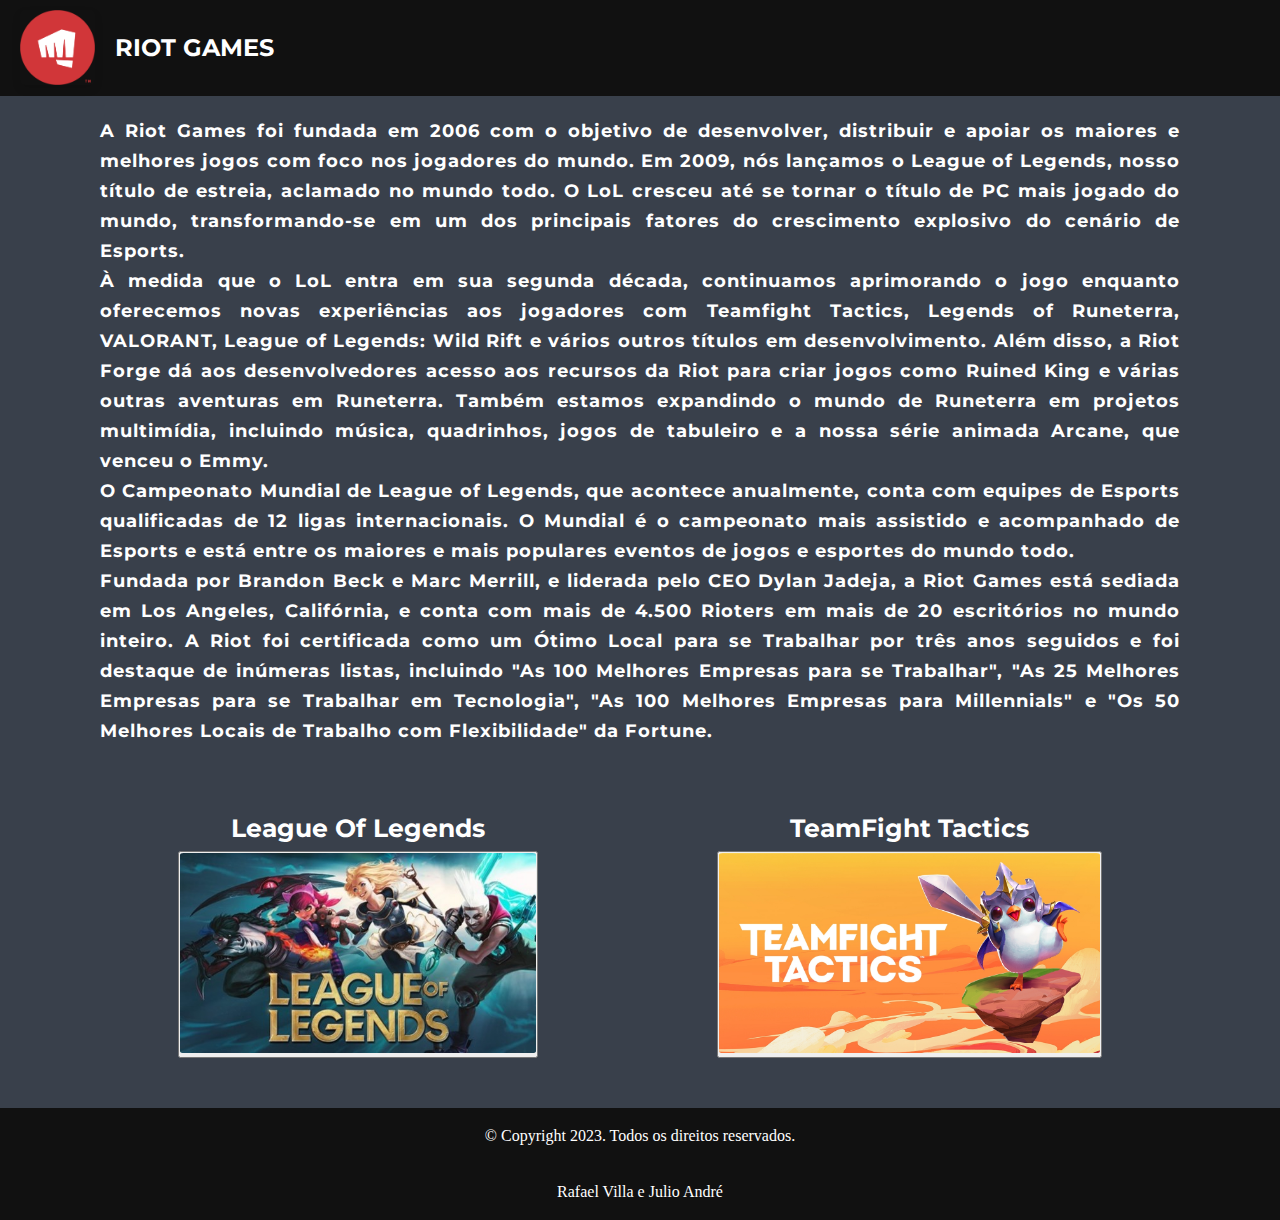
<file: index.html>
<!DOCTYPE html>
<html>
    <head>
        <meta charset="UTF-8"/>
        <title>Riot Games</title>
        <link href="CSS/Estilos.css" rel="stylesheet"/>
           
    </head>
    <body>
        <main>
            <header>
                <img src="Imagens/riot-games.png" class="logo">
                <h1 class="titulo-header">RIOT GAMES</h1>
            </header>
            <div class="texto-geral">   
            <p class="texto"> A Riot Games foi fundada em 2006 com o objetivo de desenvolver, distribuir e apoiar os maiores e melhores jogos com foco nos 
                jogadores do mundo. Em 2009, nós lançamos o League of Legends, nosso título de estreia, aclamado no mundo todo. O LoL cresceu 
                até se tornar o título de PC mais jogado do mundo, transformando-se em um dos principais fatores do crescimento explosivo do 
                cenário de Esports.
                <br>
                À medida que o LoL entra em sua segunda década, continuamos aprimorando o jogo enquanto oferecemos novas experiências aos 
                jogadores com Teamfight Tactics, Legends of Runeterra, VALORANT, League of Legends: Wild Rift e vários outros títulos em 
                desenvolvimento. Além disso, a Riot Forge dá aos desenvolvedores acesso aos recursos da Riot para criar jogos como Ruined 
                King e várias outras aventuras em Runeterra. Também estamos expandindo o mundo de Runeterra em projetos multimídia, incluindo 
                música, quadrinhos, jogos de tabuleiro e a nossa série animada Arcane, que venceu o Emmy.
                <br>
                O Campeonato Mundial de League of Legends, que acontece anualmente, conta com equipes de Esports qualificadas de 12 ligas 
                internacionais. O Mundial é o campeonato mais assistido e acompanhado de Esports e está entre os maiores e mais populares 
                eventos de jogos e esportes do mundo todo.
                <br>
                Fundada por Brandon Beck e Marc Merrill, e liderada pelo CEO Dylan Jadeja, a Riot Games está sediada em Los Angeles, Califórnia,
                 e conta com mais de 4.500 Rioters em mais de 20 escritórios no mundo inteiro. A Riot foi certificada como um Ótimo Local para 
                 se Trabalhar por três anos seguidos e foi destaque de inúmeras listas, incluindo "As 100 Melhores Empresas para se Trabalhar", 
                 "As 25 Melhores Empresas para se Trabalhar em Tecnologia", "As 100 Melhores Empresas para Millennials" e "Os 50 Melhores Locais
                  de Trabalho com Flexibilidade" da Fortune.</p>
                </div>
            <nav>
                <div class="primeiradiv">
                    <h1 class="botao" id="botao1"><a href="pagina2.html" class="ancora-texto">League Of Legends</a></h1>
                    <button id="botao1-img">
                        <a href="pagina2.html"><img src="Imagens/league-of-legends.jpg" title="League of Legends" alt="Not Avaible"></a>
                    </button>
                </div>
                <div class="primeiradiv">
                    <h1 class="botao" id="botao2"><a href="pagina3.html" class="ancora-texto">TeamFight Tactics</a></h1>
                    <button id="botao2-img">
                        <a href="pagina3.html"><img src="Imagens/TFT.jpg" title="TeamFight Tactics" alt="Not Avaible"></a>
                    </button>
                </div>                
            </nav>
        </main>
        <footer>
            <p class="texto-final">© Copyright 2023. Todos os direitos reservados.</p>
            <p class="texto-final">Rafael Villa e Julio André</p>
        </footer>
        <script src="JavaScript/codigos.js"></script> 
    </body>
</html>
</file>
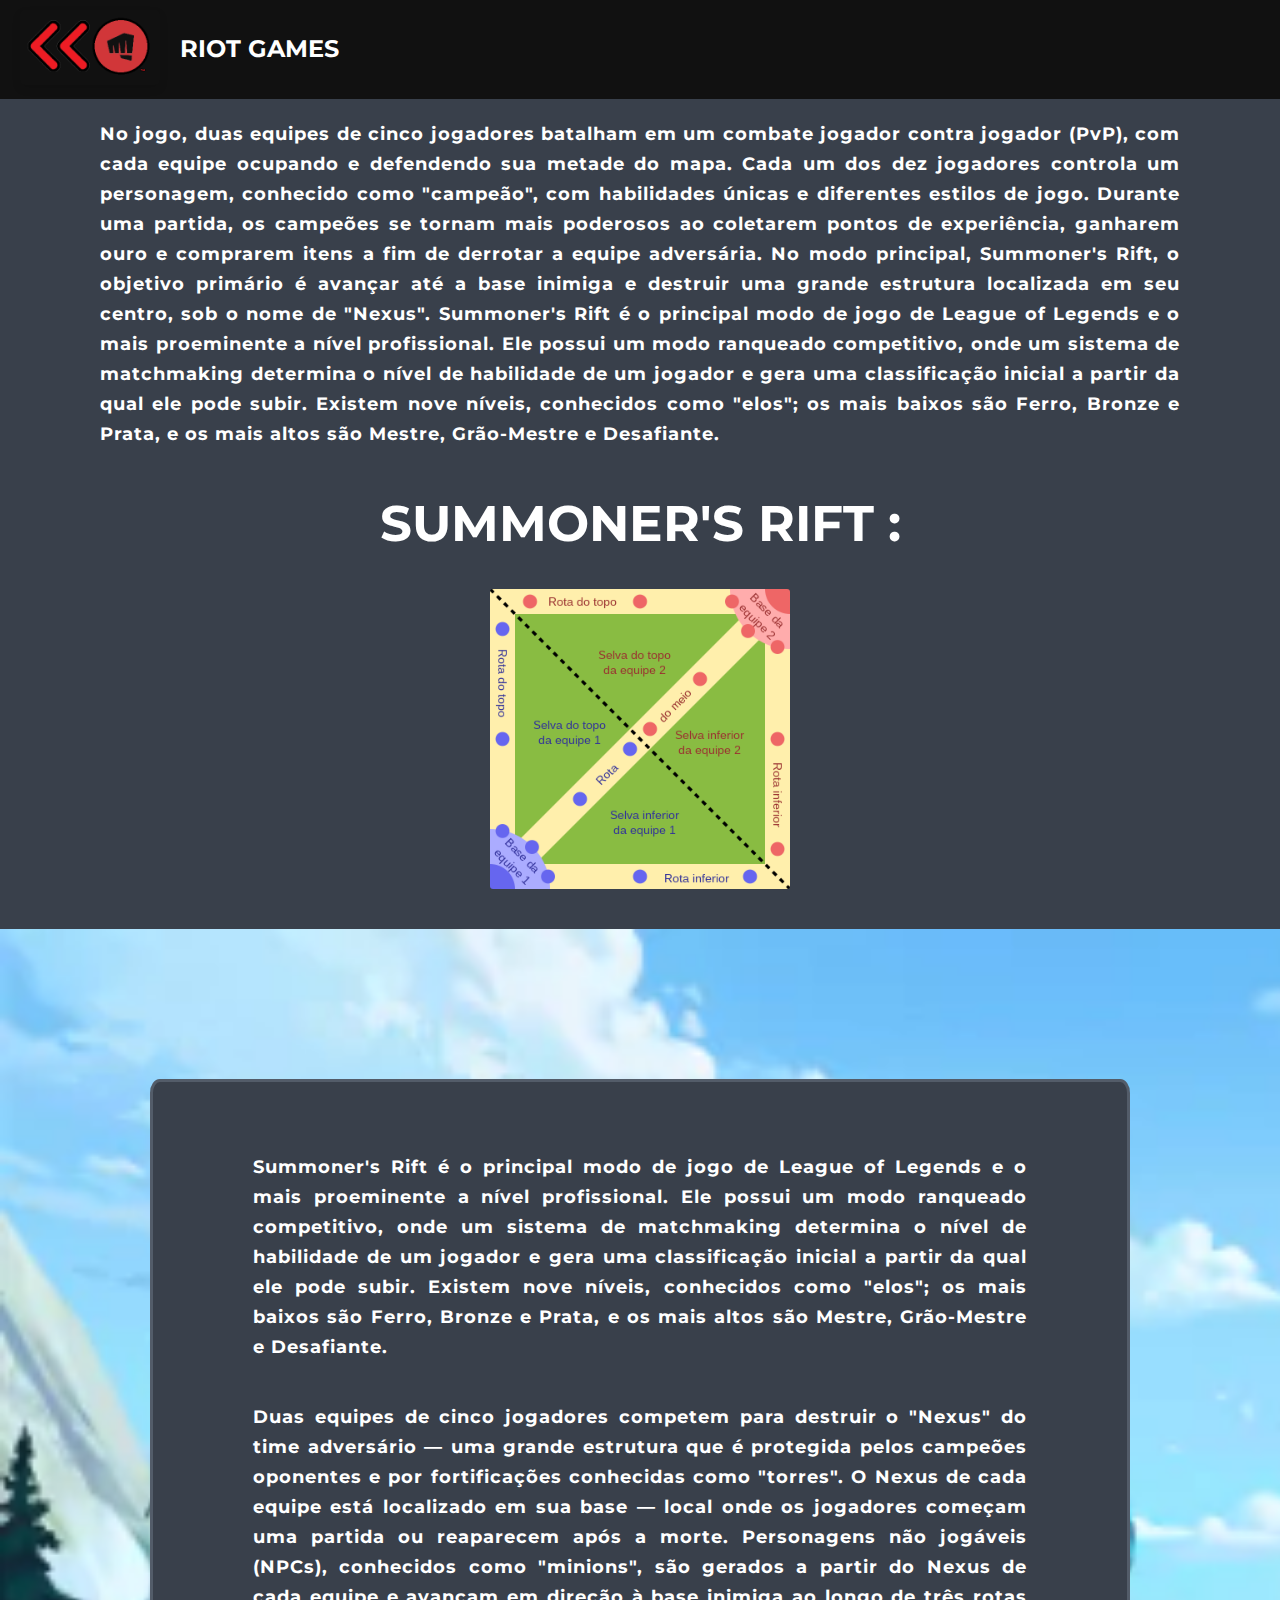
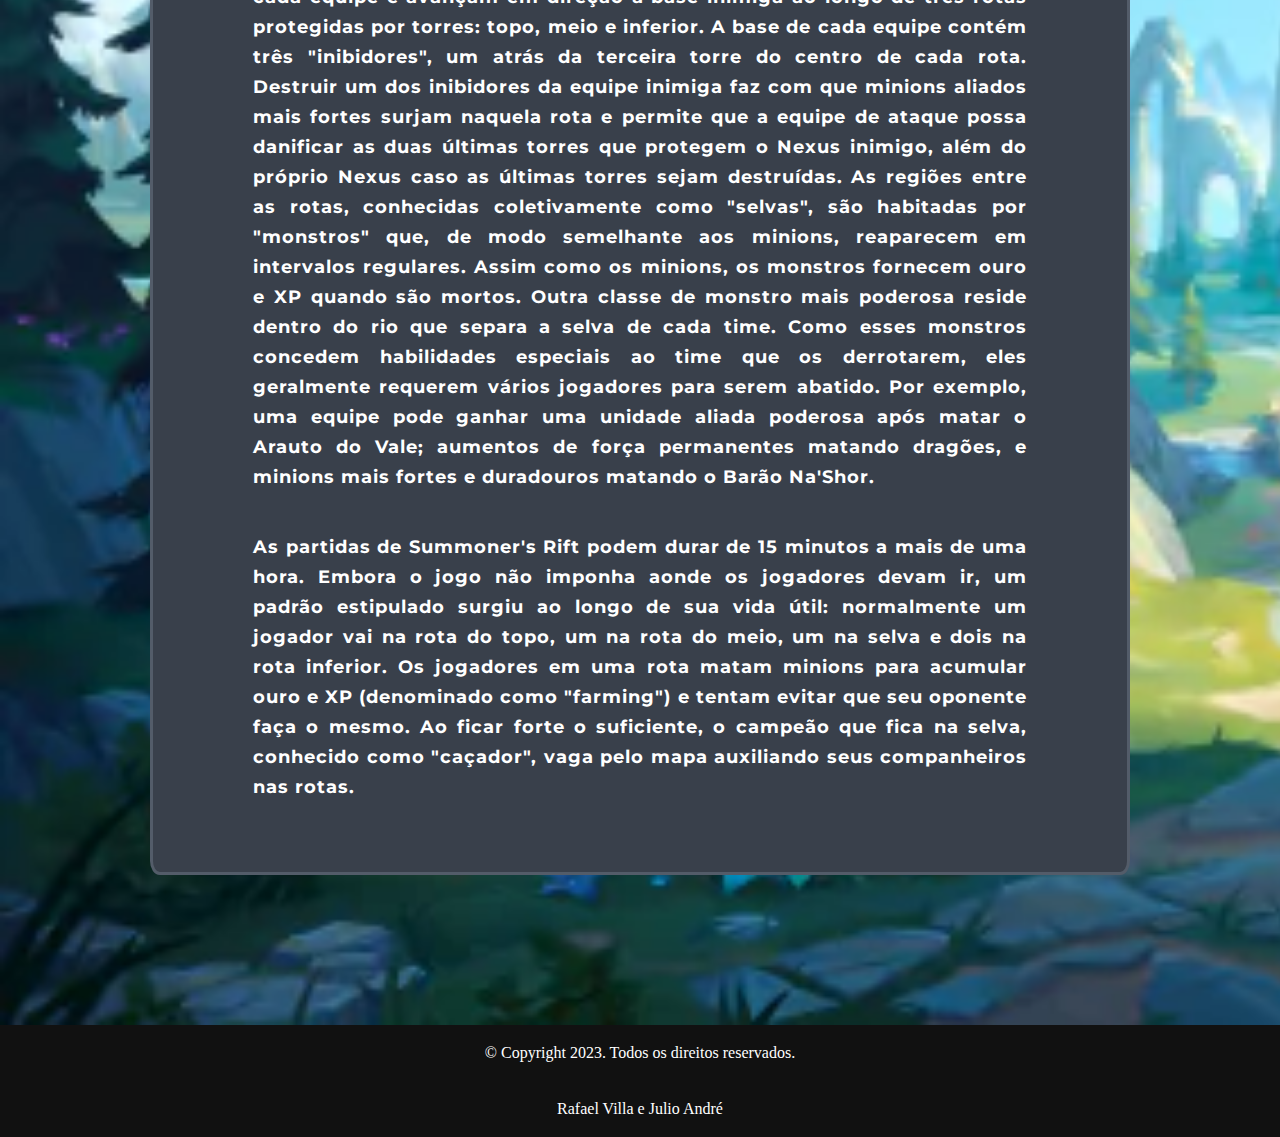
<file: pagina2.html>
<!DOCTYPE html>
<html>
    <head>
        <meta charset="UTF-8"/>
        <title>Riot | League of Legends</title>
        <link href="CSS/Estilos.css" rel="stylesheet" />
    </head>
    <body>
        <main>
            <header>
                <a href="index.html"><img src="Imagens/LogoRiotVoltar3.png" class="logo"></a>
                <h1 class="titulo-header">RIOT GAMES</h1>
            </header>
            <div class="texto-geral">
            <p class="texto">No jogo, duas equipes de cinco jogadores batalham em um combate jogador contra jogador (PvP), com cada equipe ocupando e defendendo sua metade do mapa. Cada um dos dez jogadores controla um personagem, conhecido como "campeão", com habilidades únicas e diferentes estilos de jogo. Durante uma partida, os campeões se tornam mais poderosos ao coletarem pontos de experiência, ganharem ouro e comprarem itens a fim de derrotar a equipe adversária. No modo principal, Summoner's Rift, o objetivo primário é avançar até a base inimiga e destruir uma grande estrutura localizada em seu centro, sob o nome de "Nexus".
            Summoner's Rift é o principal modo de jogo de League of Legends e o mais proeminente a nível profissional. Ele possui um modo ranqueado competitivo, onde um sistema de matchmaking determina o nível de habilidade de um jogador e gera uma classificação inicial a partir da qual ele pode subir. Existem nove níveis, conhecidos como "elos"; os mais baixos são Ferro, Bronze e Prata, e os mais altos são Mestre, Grão-Mestre e Desafiante.</p>
            </div>  
            <h1 class="titulo-texto">SUMMONER'S RIFT :</h1>
            <div class="MapaSummonersRift">
            <img src="Imagens/MapaSummonersRift.png" class="MapaSummonersRift"/>
            </div>
            <div class="Background-floresta">
                <div class="borda-texto">
                    <p class="texto">Summoner's Rift é o principal modo de jogo de League of Legends e o mais proeminente a nível profissional. Ele possui um modo ranqueado competitivo, onde um sistema de matchmaking determina o nível de habilidade de um jogador e gera uma classificação inicial a partir da qual ele pode subir. Existem nove níveis, conhecidos como "elos"; os mais baixos são Ferro, Bronze e Prata, e os mais altos são Mestre, Grão-Mestre e Desafiante.</p>

                    <p class="texto"> Duas equipes de cinco jogadores competem para destruir o "Nexus" do time adversário — uma grande estrutura que é protegida pelos campeões oponentes e por fortificações conhecidas como "torres". O Nexus de cada equipe está localizado em sua base — local onde os jogadores começam uma partida ou reaparecem após a morte. Personagens não jogáveis (NPCs), conhecidos como "minions", são gerados a partir do Nexus de cada equipe e avançam em direção à base inimiga ao longo de três rotas protegidas por torres: topo, meio e inferior. A base de cada equipe contém três "inibidores", um atrás da terceira torre do centro de cada rota. Destruir um dos inibidores da equipe inimiga faz com que minions aliados mais fortes surjam naquela rota e permite que a equipe de ataque possa danificar as duas últimas torres que protegem o Nexus inimigo, além do próprio Nexus caso as últimas torres sejam destruídas. As regiões entre as rotas, conhecidas coletivamente como "selvas", são habitadas por "monstros" que, de modo semelhante aos minions, reaparecem em intervalos regulares. Assim como os minions, os monstros fornecem ouro e XP quando são mortos. Outra classe de monstro mais poderosa reside dentro do rio que separa a selva de cada time. Como esses monstros concedem habilidades especiais ao time que os derrotarem, eles geralmente requerem vários jogadores para serem abatido. Por exemplo, uma equipe pode ganhar uma unidade aliada poderosa após matar o Arauto do Vale; aumentos de força permanentes matando dragões, e minions mais fortes e duradouros matando o Barão Na'Shor.
                    </p>
                    <p class="texto">
                    As partidas de Summoner's Rift podem durar de 15 minutos a mais de uma hora. Embora o jogo não imponha aonde os jogadores devam ir, um padrão estipulado surgiu ao longo de sua vida útil: normalmente um jogador vai na rota do topo, um na rota do meio, um na selva e dois na rota inferior. Os jogadores em uma rota matam minions para acumular ouro e XP (denominado como "farming") e tentam evitar que seu oponente faça o mesmo. Ao ficar forte o suficiente, o campeão que fica na selva, conhecido como "caçador", vaga pelo mapa auxiliando seus companheiros nas rotas.</p>
                </div>
            </div>
        </main>
        <footer>
            <p class="texto-final">© Copyright 2023. Todos os direitos reservados.</p>
            <p class="texto-final">Rafael Villa e Julio André</p>
        </footer>
    </body>
</html>
</file>
<file: CSS/Estilos.css>
@import url('https://fonts.googleapis.com/css2?family=Montserrat:wght@100&display=swap');

html, body, div, span, applet, object, iframe,
h1, h2, h3, h4, h5, h6, p, blockquote, pre,
a, abbr, acronym, address, big, cite, code,
del, dfn, em, img, ins, kbd, q, s, samp,
small, strike, strong, sub, sup, tt, var,
b, u, i, center,
dl, dt, dd, ol, ul, li,
fieldset, form, label, legend,
table, caption, tbody, tfoot, thead, tr, th, td,
article, aside, canvas, details, embed, 
figure, figcaption, footer, header, hgroup, 
menu, nav, output, ruby, section, summary,
time, mark, audio, video {
    margin: 0;
    padding: 0;
    border: 0;
    font-size: 100%;
    font: inherit;
    vertical-align: baseline;
}

article, aside, details, figcaption, figure, 
footer, header, hgroup, menu, nav, section {
    display: block;
}
body {
    line-height: 1;
}
ol, ul {
    list-style: none;
}
blockquote, q {
    quotes: none;
}
blockquote:before, blockquote:after,
q:before, q:after {
    content: '';
    content: none;
}
table {
    border-collapse: collapse;
    border-spacing: 0;
}
/*INICIO*/
*{
    font-family: 'Montserrat', sans-serif;
    font-weight: 700;
    margin: 0;
    padding: 0;
}
.Background-floresta{
    background: url(/Imagens/Background-floresta.jpeg);
    background-size: cover;
    backdrop-filter: blur(10px);
    background-repeat: no-repeat;
    padding-top: 150px;
    padding-bottom: 150px;
}
header{
    display: flex;
    border-bottom: #111 0.4px solid;
    align-items: center;
    background-color: #111;
    width: 100%;
}
.titulo-header{
    font-size: 24px;
    color: #ffff;
    display: flex;
    align-items: center;    
}
.ancora-texto{
    color: #ffff;
    font-size: 25px;
    text-decoration: none;
}
h1{
    text-align: center;
}
img{
    border-radius: 1%;
    height: 200px; 
    
}
p{
    color: #ffff;
    text-align: justify;
    padding-block: 20px;
    margin-inline: 50px;
    
}
.Background-TFT{
    background: url(/Imagens/BackgroundTFT.jpg);
    background-size: cover;
    backdrop-filter: blur(10px);
    background-repeat: no-repeat;
    padding-top: 150px;
    padding-bottom: 150px;
}
.botao{
    color: #ffff;
    font-weight: bold;
    font-size: 20px;
    margin-block-start: 50px;
}
video{
    margin-block: 100px;
    width: 700px;
    border-radius: 1%;
}
.video{
    display: flex;
    justify-content: center;
    align-items: center;
}
.primeiradiv{
    gap: 10px;
    display: flex;
    flex-direction: column;
    text-align: left;
}

.logo{
    margin-block: 10px;
    margin-inline: 20px;
    height: 75px;
}
.texto-geral, main{
    background-color: #39404b;    
}
.texto{
    letter-spacing: 1px;
    line-height: 30px;
    font-size: large;
    margin-inline: 100px;
}
footer{
    background-color: #111;
}
nav{
    display: flex;
    justify-content: space-evenly;
    padding-bottom: 50px;
}
.borda-texto{
    border: solid #535c69 3px;
    margin-inline: 150px;
    border-radius: 1%;
    padding-top: 50px;
    padding-bottom: 50px;
    background-color: #39404b;
}
.texto-final{
    text-align: center;
}
.MapaSummonersRift{
    height: 300px;
    display: flex;
    justify-content: center;
    margin-block-start: 10px;
    margin-block-end: 50px;
}
.texto-titulo{
    text-align: center;
    font-size: larger;
    font-weight: bolder;
}
.titulo-texto{
    font-size: 50px;
    color: #ffff;
    margin-block: 30px;
}

@media (max-width: 1000px){
    p{
        color: #ffff;
        text-align: justify;
        padding-block: 20px;
        margin-inline: 50px;
        
    }
}
.botao:hover{
    background-color: rgb(105, 105, 97);
    color: black;
    border-radius: 1%;
    border: 2px solid black;
    box-shadow: 0px 8px 16px rgba(0, 0, 0, 0.2); 
  }
  .logo{
    box-shadow: 0px 4px 8px rgba(0, 0, 0, 0.1);
    border-radius: 5px; 
    transition: background-color 0.3s, color 0.3s, box-shadow 0.3s;
  }
  .logo:hover{
    background-color: #ffff;
    border: 2px;
  }
</file>
